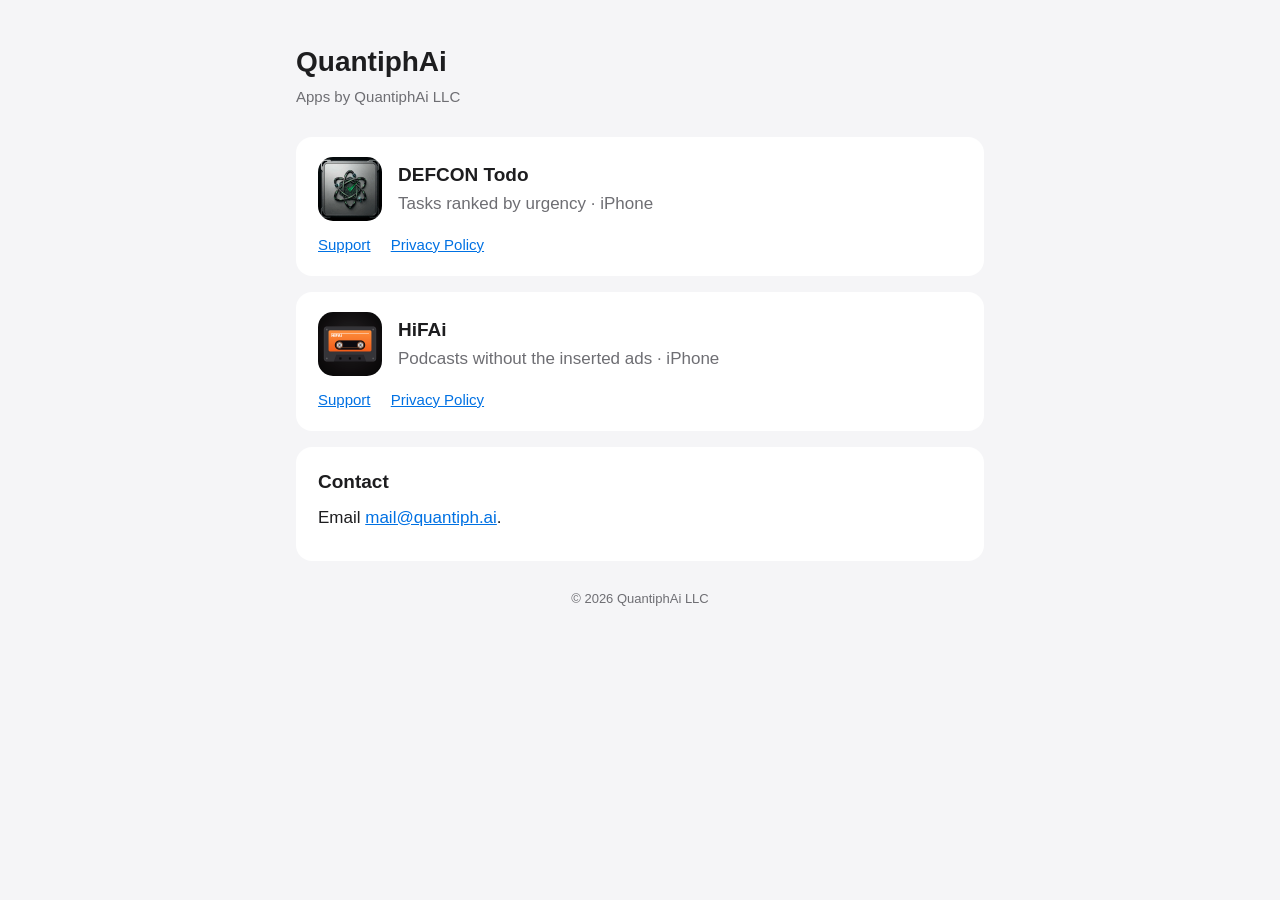
<file: index.html>
<!DOCTYPE html>
<html lang="en">
<head>
  <meta charset="utf-8">
  <meta name="viewport" content="width=device-width, initial-scale=1">
  <title>QuantiphAi</title>
  <link rel="stylesheet" href="style.css">
  <style>
    .app { display: flex; align-items: center; gap: 16px; text-decoration: none; color: inherit; }
    .app img { width: 64px; height: 64px; border-radius: 15px; }
    .app h2 { margin: 0 0 2px; }
    .app p { margin: 0; color: var(--muted); }
    .links { margin-top: 12px; font-size: 15px; }
    .links a { margin-right: 16px; }
  </style>
</head>
<body>
<main>
  <header>
    <div>
      <h1>QuantiphAi</h1>
      <p>Apps by QuantiphAi LLC</p>
    </div>
  </header>

  <section>
    <a class="app" href="defcon-todo/">
      <img src="defcon-todo/icon.png" alt="">
      <div>
        <h2>DEFCON Todo</h2>
        <p>Tasks ranked by urgency · iPhone</p>
      </div>
    </a>
    <div class="links">
      <a href="defcon-todo/">Support</a>
      <a href="defcon-todo/privacy.html">Privacy Policy</a>
    </div>
  </section>

  <section>
    <a class="app" href="hifai/">
      <img src="hifai/icon.png" alt="">
      <div>
        <h2>HiFAi</h2>
        <p>Podcasts without the inserted ads · iPhone</p>
      </div>
    </a>
    <div class="links">
      <a href="hifai/">Support</a>
      <a href="hifai/privacy.html">Privacy Policy</a>
    </div>
  </section>

  <section>
    <h2>Contact</h2>
    <p>Email <a href="mailto:mail@quantiph.ai">mail@quantiph.ai</a>.</p>
  </section>

  <footer>© 2026 QuantiphAi LLC</footer>
</main>
</body>
</html>
</file>
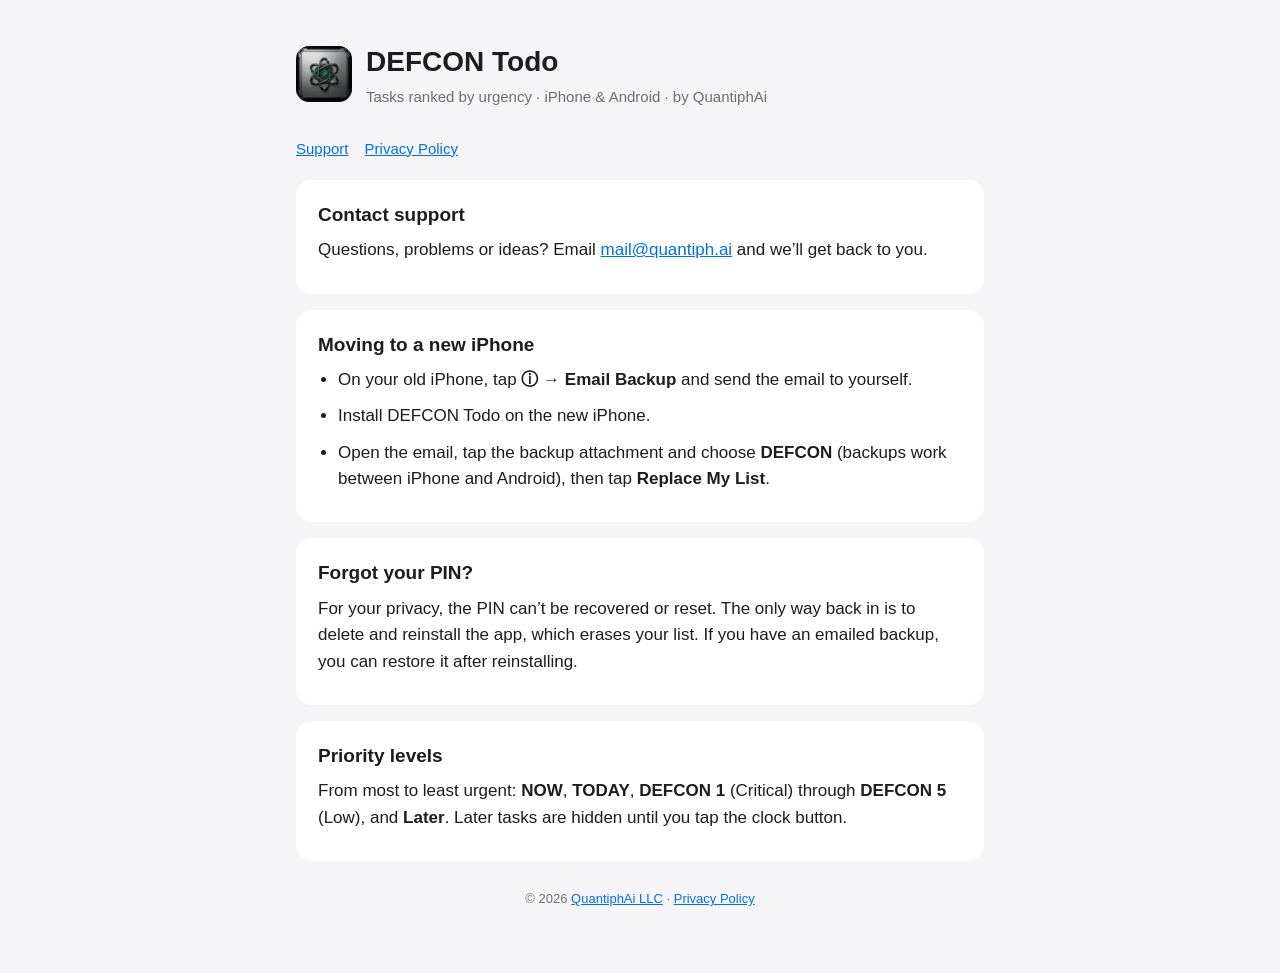
<file: defcon-todo/index.html>
<!DOCTYPE html>
<html lang="en">
<head>
  <meta charset="utf-8">
  <meta name="viewport" content="width=device-width, initial-scale=1">
  <title>DEFCON Todo – Support</title>
  <link rel="stylesheet" href="style.css">
</head>
<body>
<main>
  <header>
    <img src="icon.png" alt="">
    <div>
      <h1>DEFCON Todo</h1>
      <p>Tasks ranked by urgency · iPhone &amp; Android · by QuantiphAi</p>
    </div>
  </header>
  <nav><a href="index.html">Support</a><a href="privacy.html">Privacy Policy</a></nav>

  <section>
    <h2>Contact support</h2>
    <p>Questions, problems or ideas? Email <a href="mailto:mail@quantiph.ai?subject=DEFCON%20Todo%20support">mail@quantiph.ai</a> and we’ll get back to you.</p>
  </section>

  <section>
    <h2>Moving to a new iPhone</h2>
    <ul>
      <li>On your old iPhone, tap <strong>ⓘ</strong> → <strong>Email Backup</strong> and send the email to yourself.</li>
      <li>Install DEFCON Todo on the new iPhone.</li>
      <li>Open the email, tap the backup attachment and choose <strong>DEFCON</strong> (backups work between iPhone and Android), then tap <strong>Replace My List</strong>.</li>
    </ul>
  </section>

  <section>
    <h2>Forgot your PIN?</h2>
    <p>For your privacy, the PIN can’t be recovered or reset. The only way back in is to delete and reinstall the app, which erases your list. If you have an emailed backup, you can restore it after reinstalling.</p>
  </section>

  <section>
    <h2>Priority levels</h2>
    <p>From most to least urgent: <strong>NOW</strong>, <strong>TODAY</strong>, <strong>DEFCON 1</strong> (Critical) through <strong>DEFCON 5</strong> (Low), and <strong>Later</strong>. Later tasks are hidden until you tap the clock button.</p>
  </section>

  <footer>© 2026 <a href="../">QuantiphAi LLC</a> · <a href="privacy.html">Privacy Policy</a></footer>
</main>
</body>
</html>
</file>
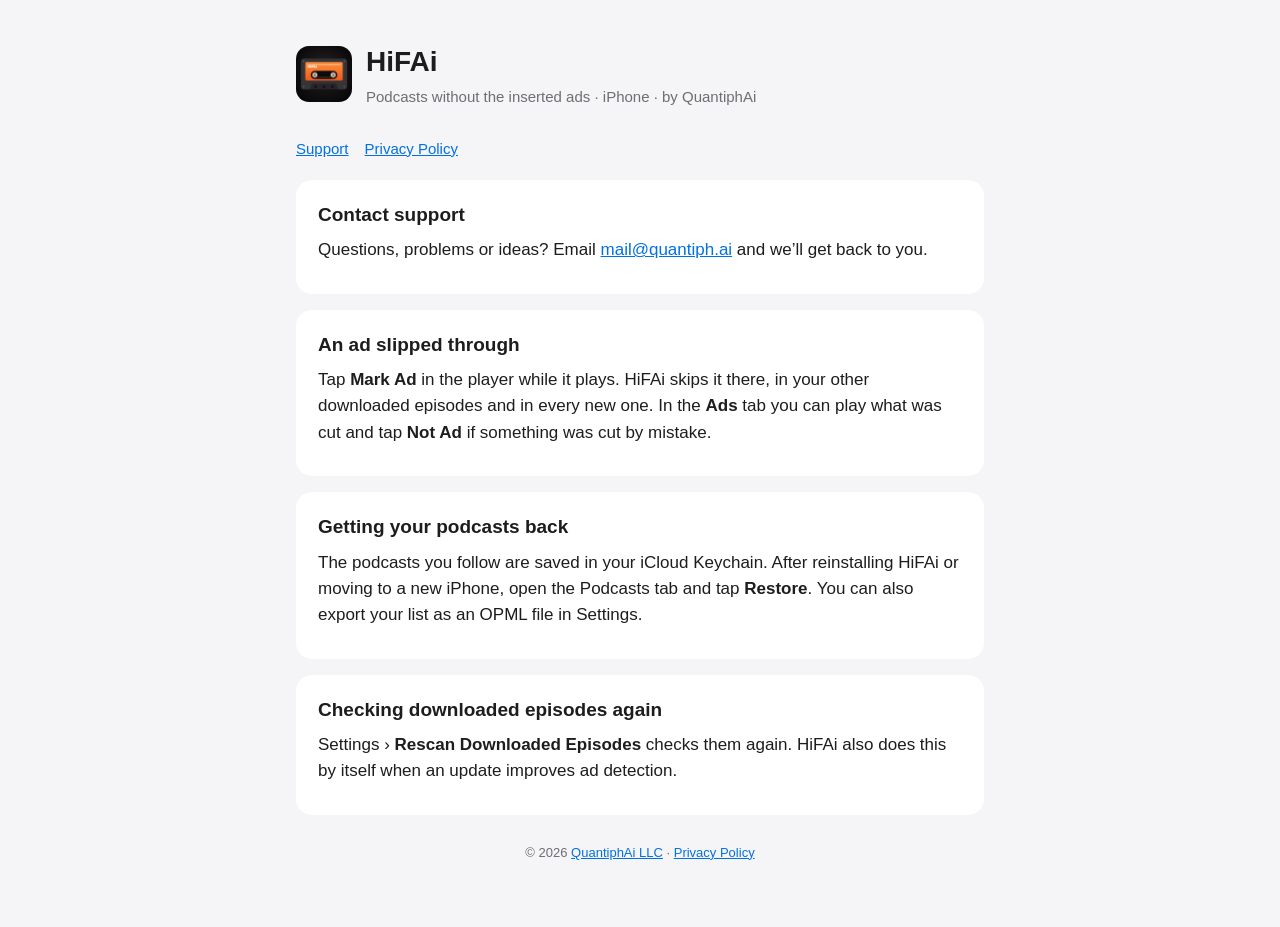
<file: hifai/index.html>
<!DOCTYPE html>
<html lang="en">
<head>
  <meta charset="utf-8">
  <meta name="viewport" content="width=device-width, initial-scale=1">
  <title>HiFAi – Support</title>
  <link rel="stylesheet" href="style.css">
</head>
<body>
<main>
  <header>
    <img src="icon.png" alt="">
    <div>
      <h1>HiFAi</h1>
      <p>Podcasts without the inserted ads · iPhone · by QuantiphAi</p>
    </div>
  </header>
  <nav><a href="index.html">Support</a><a href="privacy.html">Privacy Policy</a></nav>

  <section>
    <h2>Contact support</h2>
    <p>Questions, problems or ideas? Email <a href="mailto:mail@quantiph.ai?subject=HiFAi%20support">mail@quantiph.ai</a> and we’ll get back to you.</p>
  </section>

  <section>
    <h2>An ad slipped through</h2>
    <p>Tap <strong>Mark Ad</strong> in the player while it plays. HiFAi skips it there, in your other downloaded episodes and in every new one. In the <strong>Ads</strong> tab you can play what was cut and tap <strong>Not Ad</strong> if something was cut by mistake.</p>
  </section>

  <section>
    <h2>Getting your podcasts back</h2>
    <p>The podcasts you follow are saved in your iCloud Keychain. After reinstalling HiFAi or moving to a new iPhone, open the Podcasts tab and tap <strong>Restore</strong>. You can also export your list as an OPML file in Settings.</p>
  </section>

  <section>
    <h2>Checking downloaded episodes again</h2>
    <p>Settings › <strong>Rescan Downloaded Episodes</strong> checks them again. HiFAi also does this by itself when an update improves ad detection.</p>
  </section>


  <footer>© 2026 <a href="../">QuantiphAi LLC</a> · <a href="privacy.html">Privacy Policy</a></footer>
</main>
</body>
</html>
</file>
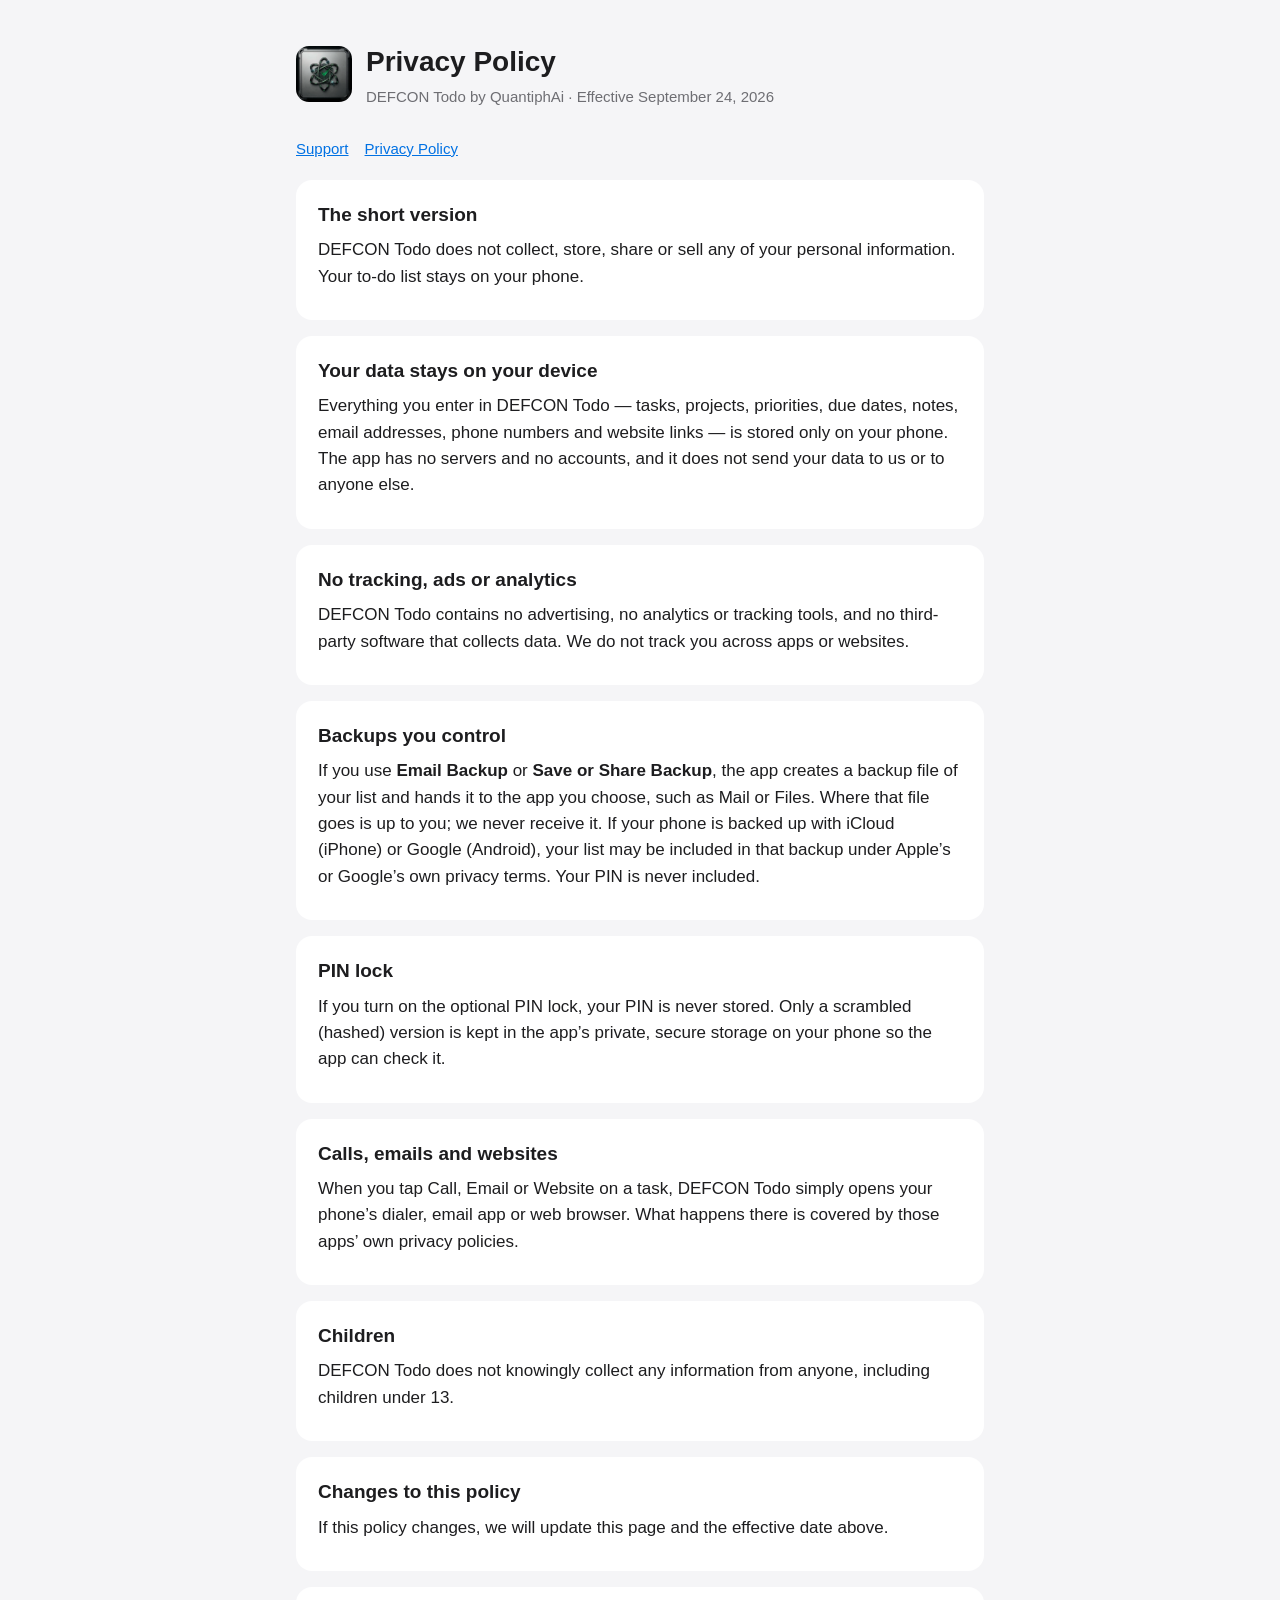
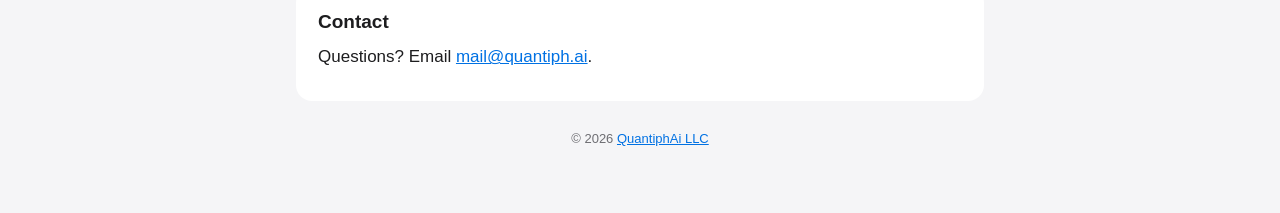
<file: defcon-todo/privacy.html>
<!DOCTYPE html>
<html lang="en">
<head>
  <meta charset="utf-8">
  <meta name="viewport" content="width=device-width, initial-scale=1">
  <title>DEFCON Todo – Privacy Policy</title>
  <link rel="stylesheet" href="style.css">
</head>
<body>
<main>
  <header>
    <img src="icon.png" alt="">
    <div>
      <h1>Privacy Policy</h1>
      <p>DEFCON Todo by QuantiphAi · Effective September 24, 2026</p>
    </div>
  </header>
  <nav><a href="index.html">Support</a><a href="privacy.html">Privacy Policy</a></nav>

  <section>
    <h2>The short version</h2>
    <p>DEFCON Todo does not collect, store, share or sell any of your personal information. Your to-do list stays on your phone.</p>
  </section>

  <section>
    <h2>Your data stays on your device</h2>
    <p>Everything you enter in DEFCON Todo — tasks, projects, priorities, due dates, notes, email addresses, phone numbers and website links — is stored only on your phone. The app has no servers and no accounts, and it does not send your data to us or to anyone else.</p>
  </section>

  <section>
    <h2>No tracking, ads or analytics</h2>
    <p>DEFCON Todo contains no advertising, no analytics or tracking tools, and no third-party software that collects data. We do not track you across apps or websites.</p>
  </section>

  <section>
    <h2>Backups you control</h2>
    <p>If you use <strong>Email Backup</strong> or <strong>Save or Share Backup</strong>, the app creates a backup file of your list and hands it to the app you choose, such as Mail or Files. Where that file goes is up to you; we never receive it. If your phone is backed up with iCloud (iPhone) or Google (Android), your list may be included in that backup under Apple’s or Google’s own privacy terms. Your PIN is never included.</p>
  </section>

  <section>
    <h2>PIN lock</h2>
    <p>If you turn on the optional PIN lock, your PIN is never stored. Only a scrambled (hashed) version is kept in the app’s private, secure storage on your phone so the app can check it.</p>
  </section>

  <section>
    <h2>Calls, emails and websites</h2>
    <p>When you tap Call, Email or Website on a task, DEFCON Todo simply opens your phone’s dialer, email app or web browser. What happens there is covered by those apps’ own privacy policies.</p>
  </section>

  <section>
    <h2>Children</h2>
    <p>DEFCON Todo does not knowingly collect any information from anyone, including children under 13.</p>
  </section>

  <section>
    <h2>Changes to this policy</h2>
    <p>If this policy changes, we will update this page and the effective date above.</p>
  </section>

  <section>
    <h2>Contact</h2>
    <p>Questions? Email <a href="mailto:mail@quantiph.ai">mail@quantiph.ai</a>.</p>
  </section>

  <footer>© 2026 <a href="../">QuantiphAi LLC</a></footer>
</main>
</body>
</html>
</file>
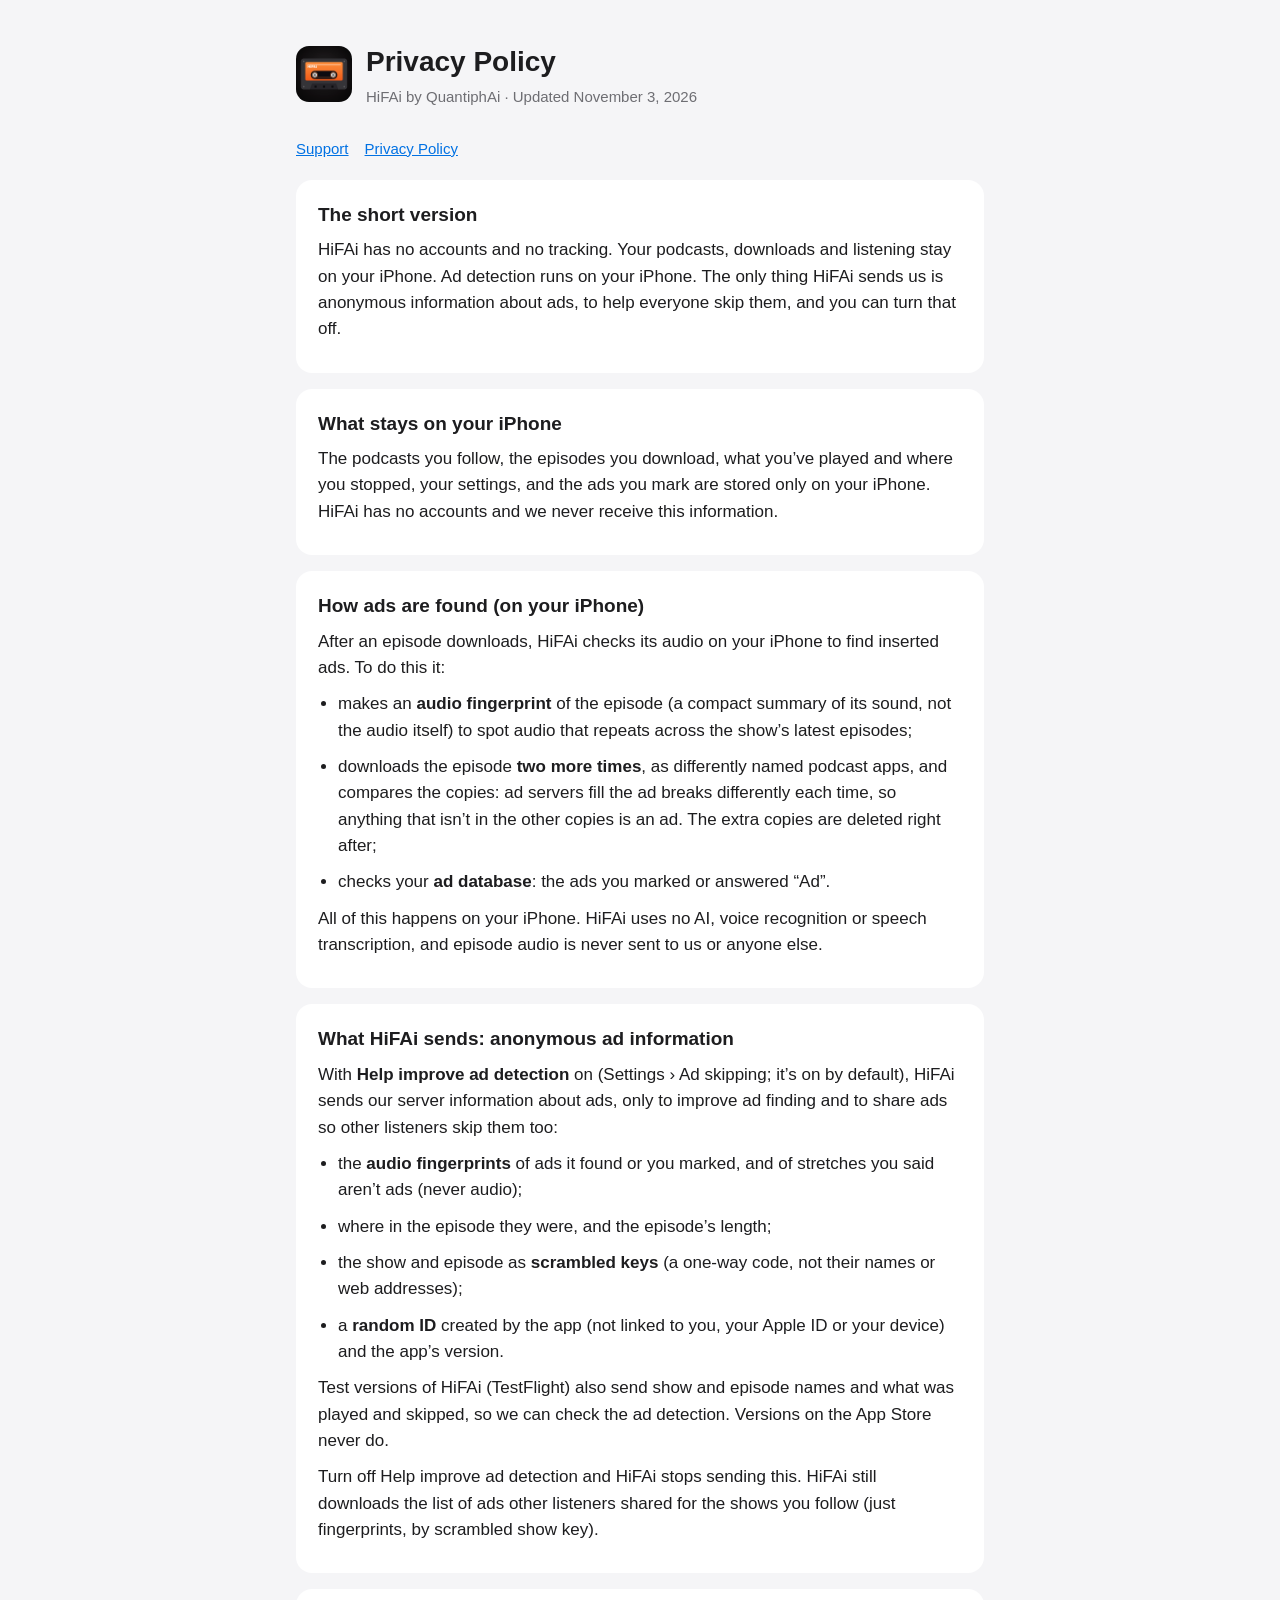
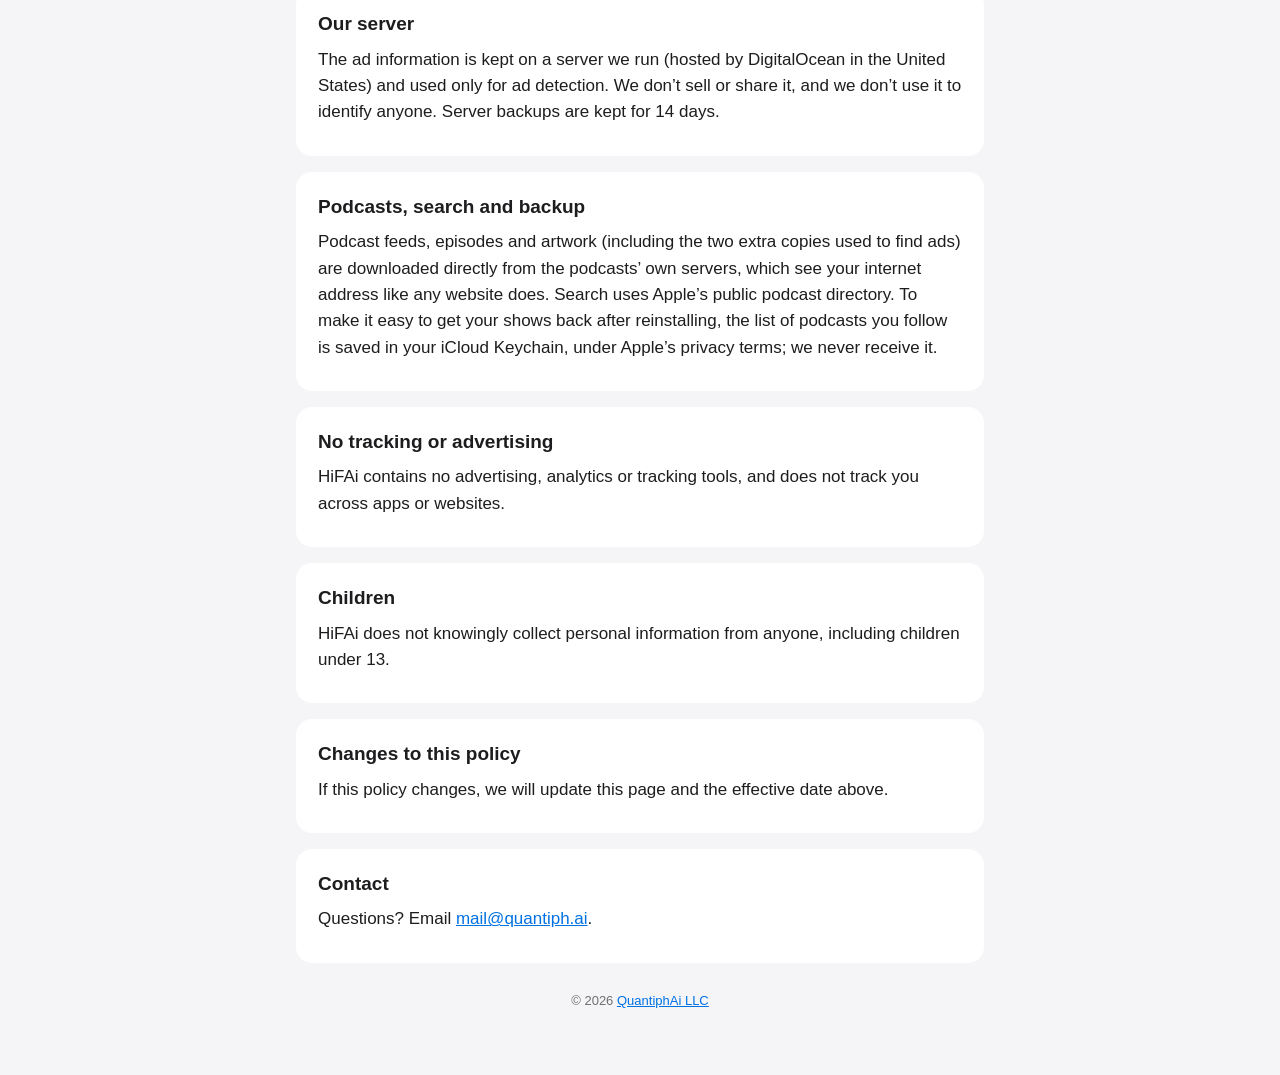
<file: hifai/privacy.html>
<!DOCTYPE html>
<html lang="en">
<head>
  <meta charset="utf-8">
  <meta name="viewport" content="width=device-width, initial-scale=1">
  <title>HiFAi – Privacy Policy</title>
  <link rel="stylesheet" href="style.css">
</head>
<body>
<main>
  <header>
    <img src="icon.png" alt="">
    <div>
      <h1>Privacy Policy</h1>
      <p>HiFAi by QuantiphAi · Updated November 3, 2026</p>
    </div>
  </header>
  <nav><a href="index.html">Support</a><a href="privacy.html">Privacy Policy</a></nav>

  <section>
    <h2>The short version</h2>
    <p>HiFAi has no accounts and no tracking. Your podcasts, downloads and listening stay on your iPhone. Ad detection runs on your iPhone. The only thing HiFAi sends us is anonymous information about ads, to help everyone skip them, and you can turn that off.</p>
  </section>

  <section>
    <h2>What stays on your iPhone</h2>
    <p>The podcasts you follow, the episodes you download, what you’ve played and where you stopped, your settings, and the ads you mark are stored only on your iPhone. HiFAi has no accounts and we never receive this information.</p>
  </section>

  <section>
    <h2>How ads are found (on your iPhone)</h2>
    <p>After an episode downloads, HiFAi checks its audio on your iPhone to find inserted ads. To do this it:</p>
    <ul>
      <li>makes an <strong>audio fingerprint</strong> of the episode (a compact summary of its sound, not the audio itself) to spot audio that repeats across the show&rsquo;s latest episodes;</li>
      <li>downloads the episode <strong>two more times</strong>, as differently named podcast apps, and compares the copies: ad servers fill the ad breaks differently each time, so anything that isn&rsquo;t in the other copies is an ad. The extra copies are deleted right after;</li>
      <li>checks your <strong>ad database</strong>: the ads you marked or answered &ldquo;Ad&rdquo;.</li>
    </ul>
    <p>All of this happens on your iPhone. HiFAi uses no AI, voice recognition or speech transcription, and episode audio is never sent to us or anyone else.</p>
  </section>

  <section>
    <h2>What HiFAi sends: anonymous ad information</h2>
    <p>With <strong>Help improve ad detection</strong> on (Settings › Ad skipping; it’s on by default), HiFAi sends our server information about ads, only to improve ad finding and to share ads so other listeners skip them too:</p>
    <ul>
      <li>the <strong>audio fingerprints</strong> of ads it found or you marked, and of stretches you said aren’t ads (never audio);</li>
      <li>where in the episode they were, and the episode’s length;</li>
      <li>the show and episode as <strong>scrambled keys</strong> (a one-way code, not their names or web addresses);</li>
      <li>a <strong>random ID</strong> created by the app (not linked to you, your Apple ID or your device) and the app’s version.</li>
    </ul>
    <p>Test versions of HiFAi (TestFlight) also send show and episode names and what was played and skipped, so we can check the ad detection. Versions on the App Store never do.</p>
    <p>Turn off Help improve ad detection and HiFAi stops sending this. HiFAi still downloads the list of ads other listeners shared for the shows you follow (just fingerprints, by scrambled show key).</p>
  </section>

  <section>
    <h2>Our server</h2>
    <p>The ad information is kept on a server we run (hosted by DigitalOcean in the United States) and used only for ad detection. We don’t sell or share it, and we don’t use it to identify anyone. Server backups are kept for 14 days.</p>
  </section>

  <section>
    <h2>Podcasts, search and backup</h2>
    <p>Podcast feeds, episodes and artwork (including the two extra copies used to find ads) are downloaded directly from the podcasts’ own servers, which see your internet address like any website does. Search uses Apple’s public podcast directory. To make it easy to get your shows back after reinstalling, the list of podcasts you follow is saved in your iCloud Keychain, under Apple’s privacy terms; we never receive it.</p>
  </section>

  <section>
    <h2>No tracking or advertising</h2>
    <p>HiFAi contains no advertising, analytics or tracking tools, and does not track you across apps or websites.</p>
  </section>

  <section>
    <h2>Children</h2>
    <p>HiFAi does not knowingly collect personal information from anyone, including children under 13.</p>
  </section>

  <section>
    <h2>Changes to this policy</h2>
    <p>If this policy changes, we will update this page and the effective date above.</p>
  </section>

  <section>
    <h2>Contact</h2>
    <p>Questions? Email <a href="mailto:mail@quantiph.ai">mail@quantiph.ai</a>.</p>
  </section>

  <footer>© 2026 <a href="../">QuantiphAi LLC</a></footer>
</main>
</body>
</html>
</file>
<file: style.css>
:root { --bg: #f5f5f7; --card: #ffffff; --text: #1d1d1f; --muted: #6e6e73; --accent: #0071e3; }
@media (prefers-color-scheme: dark) {
  :root { --bg: #000000; --card: #1c1c1e; --text: #f5f5f7; --muted: #a1a1a6; --accent: #2997ff; }
}
* { box-sizing: border-box; }
body {
  margin: 0; background: var(--bg); color: var(--text);
  font: 17px/1.55 -apple-system, BlinkMacSystemFont, "Segoe UI", Roboto, Helvetica, Arial, sans-serif;
}
main { max-width: 720px; margin: 0 auto; padding: 40px 16px 64px; }
header { display: flex; align-items: center; gap: 14px; margin-bottom: 28px; }
header img { width: 56px; height: 56px; border-radius: 13px; }
header h1 { margin: 0; font-size: 28px; }
header p { margin: 2px 0 0; color: var(--muted); font-size: 15px; }
section { background: var(--card); border-radius: 16px; padding: 20px 22px; margin-bottom: 16px; }
h2 { font-size: 19px; margin: 0 0 8px; }
p, li { margin: 0 0 10px; }
ul { padding-left: 20px; margin: 0; }
a { color: var(--accent); }
nav { margin-bottom: 20px; font-size: 15px; }
nav a { margin-right: 16px; }
footer { color: var(--muted); font-size: 13px; text-align: center; margin-top: 28px; }
</file>
<file: defcon-todo/style.css>
:root { --bg: #f5f5f7; --card: #ffffff; --text: #1d1d1f; --muted: #6e6e73; --accent: #0071e3; }
@media (prefers-color-scheme: dark) {
  :root { --bg: #000000; --card: #1c1c1e; --text: #f5f5f7; --muted: #a1a1a6; --accent: #2997ff; }
}
* { box-sizing: border-box; }
body {
  margin: 0; background: var(--bg); color: var(--text);
  font: 17px/1.55 -apple-system, BlinkMacSystemFont, "Segoe UI", Roboto, Helvetica, Arial, sans-serif;
}
main { max-width: 720px; margin: 0 auto; padding: 40px 16px 64px; }
header { display: flex; align-items: center; gap: 14px; margin-bottom: 28px; }
header img { width: 56px; height: 56px; border-radius: 13px; }
header h1 { margin: 0; font-size: 28px; }
header p { margin: 2px 0 0; color: var(--muted); font-size: 15px; }
section { background: var(--card); border-radius: 16px; padding: 20px 22px; margin-bottom: 16px; }
h2 { font-size: 19px; margin: 0 0 8px; }
p, li { margin: 0 0 10px; }
ul { padding-left: 20px; margin: 0; }
a { color: var(--accent); }
nav { margin-bottom: 20px; font-size: 15px; }
nav a { margin-right: 16px; }
footer { color: var(--muted); font-size: 13px; text-align: center; margin-top: 28px; }
</file>
<file: hifai/style.css>
:root { --bg: #f5f5f7; --card: #ffffff; --text: #1d1d1f; --muted: #6e6e73; --accent: #0071e3; }
@media (prefers-color-scheme: dark) {
  :root { --bg: #000000; --card: #1c1c1e; --text: #f5f5f7; --muted: #a1a1a6; --accent: #2997ff; }
}
* { box-sizing: border-box; }
body {
  margin: 0; background: var(--bg); color: var(--text);
  font: 17px/1.55 -apple-system, BlinkMacSystemFont, "Segoe UI", Roboto, Helvetica, Arial, sans-serif;
}
main { max-width: 720px; margin: 0 auto; padding: 40px 16px 64px; }
header { display: flex; align-items: center; gap: 14px; margin-bottom: 28px; }
header img { width: 56px; height: 56px; border-radius: 13px; }
header h1 { margin: 0; font-size: 28px; }
header p { margin: 2px 0 0; color: var(--muted); font-size: 15px; }
section { background: var(--card); border-radius: 16px; padding: 20px 22px; margin-bottom: 16px; }
h2 { font-size: 19px; margin: 0 0 8px; }
p, li { margin: 0 0 10px; }
ul { padding-left: 20px; margin: 0; }
a { color: var(--accent); }
nav { margin-bottom: 20px; font-size: 15px; }
nav a { margin-right: 16px; }
footer { color: var(--muted); font-size: 13px; text-align: center; margin-top: 28px; }
</file>
